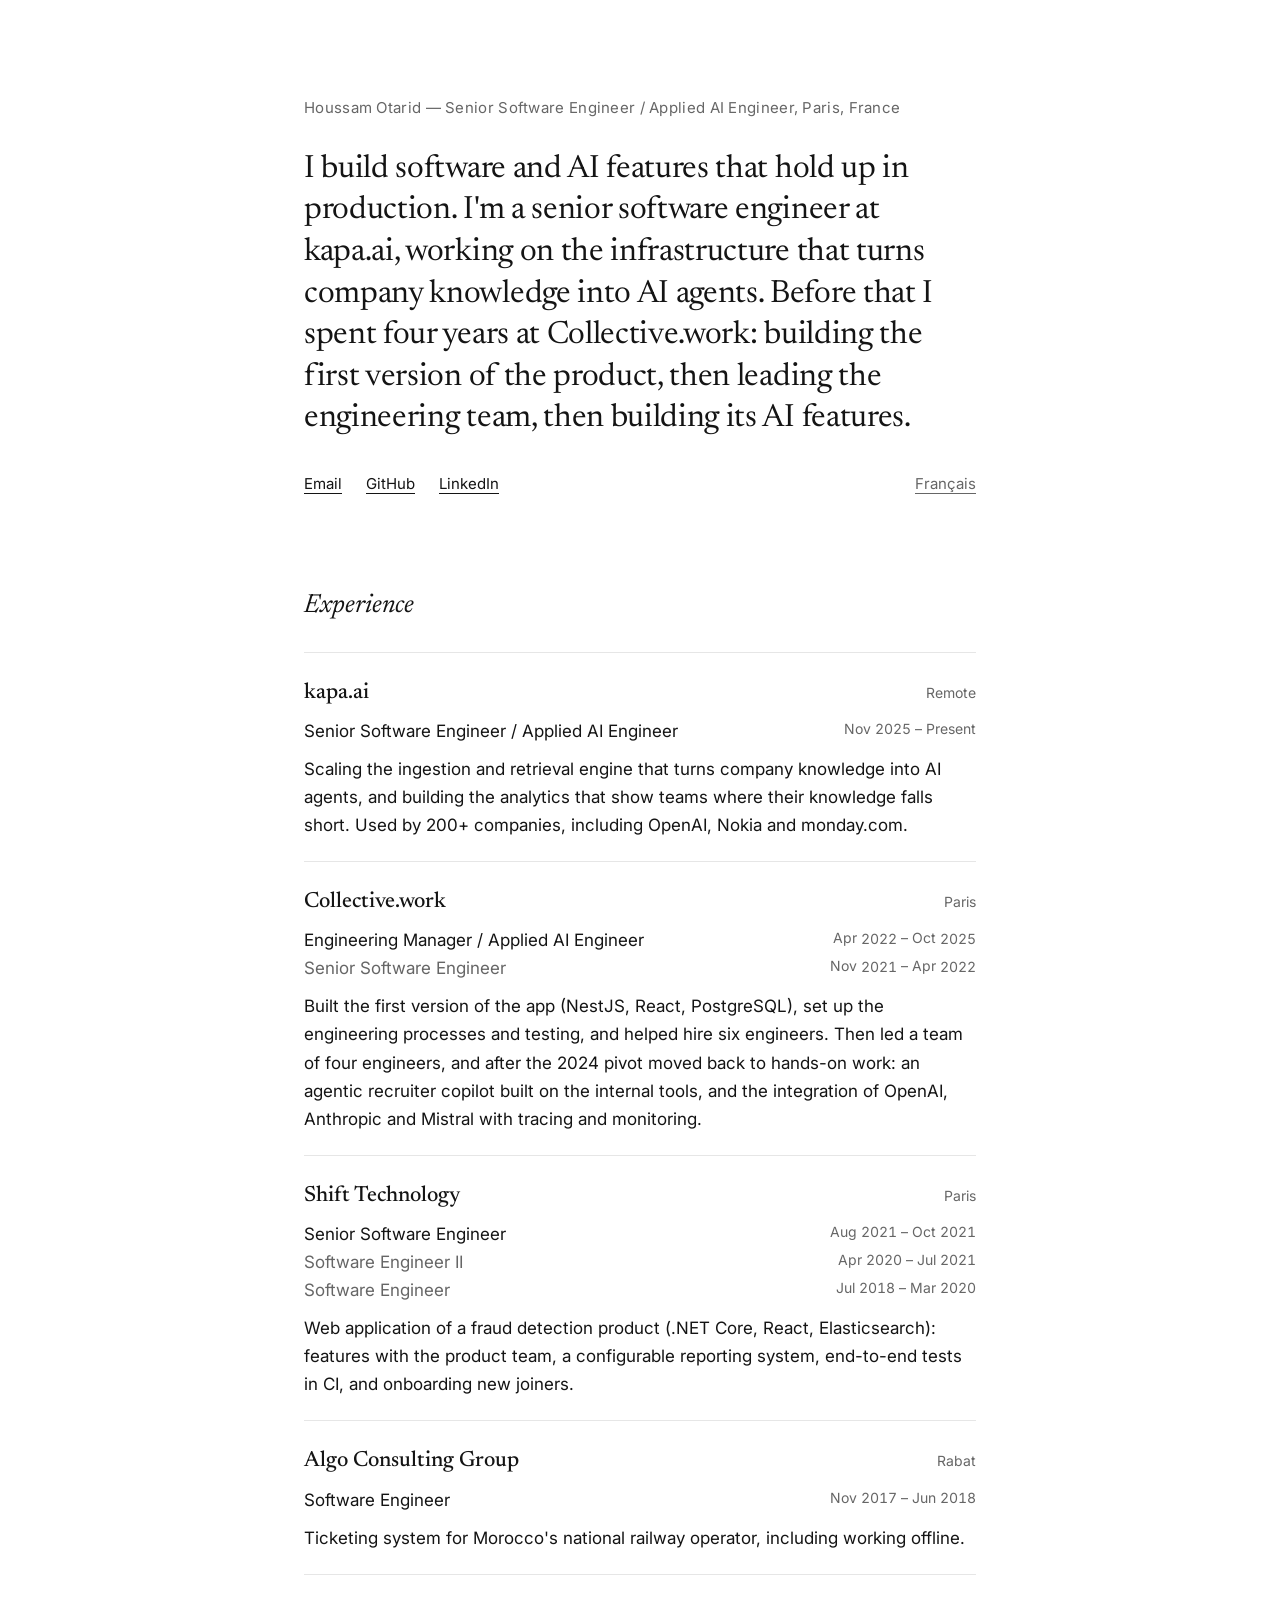
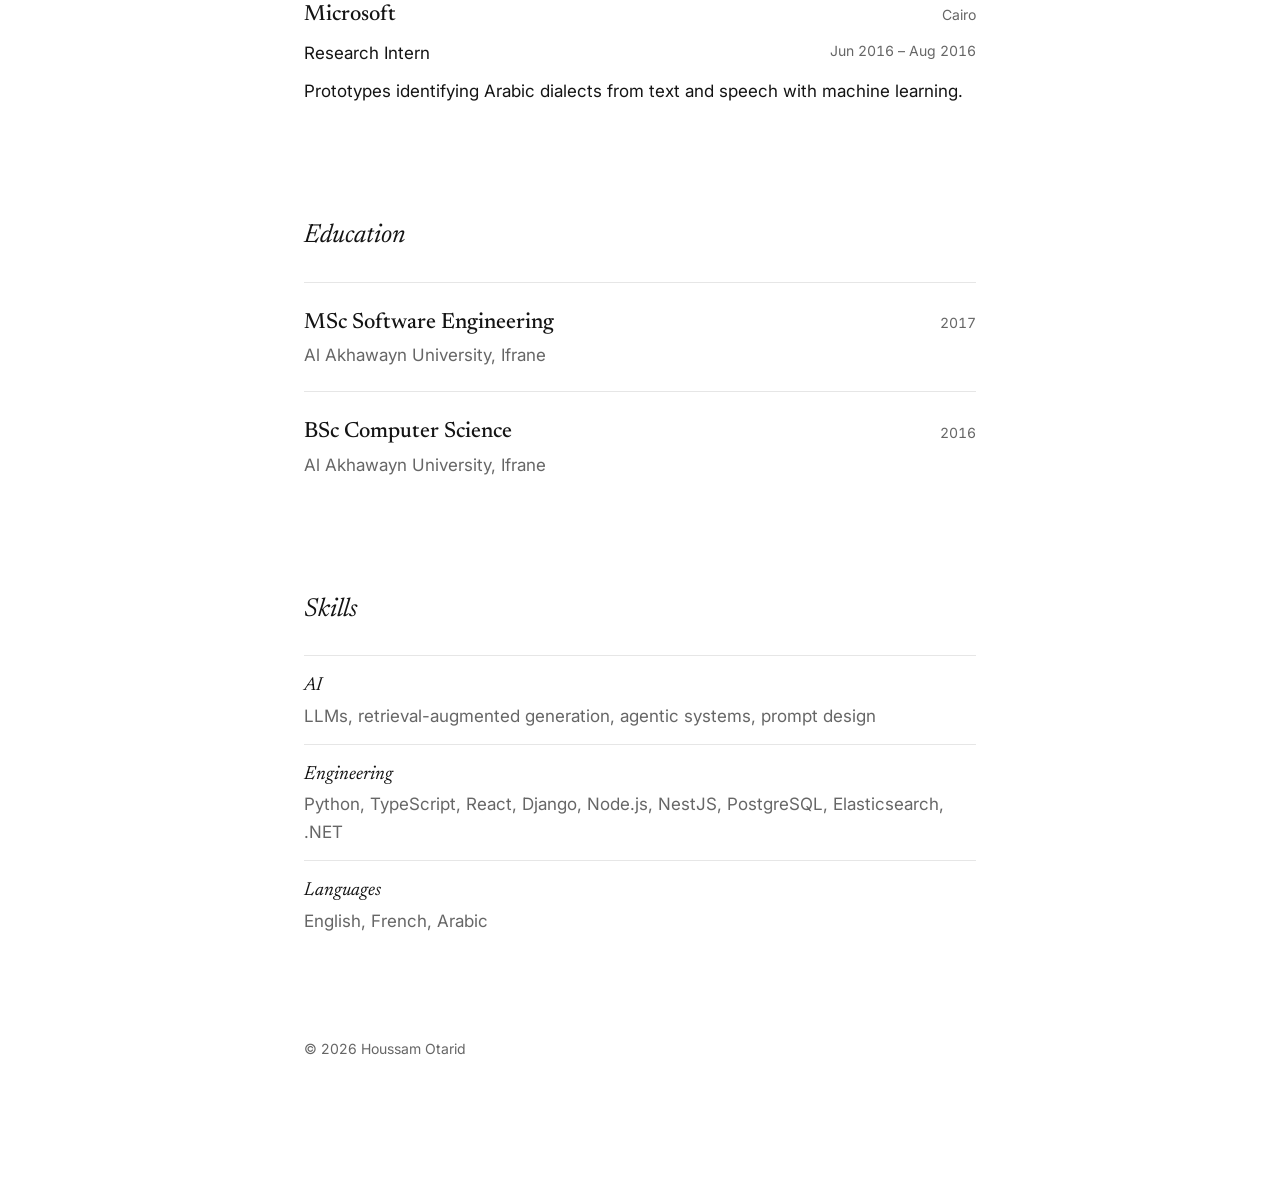
<file: index.html>
<!doctype html>
<html lang="en">
<head>
<meta charset="utf-8">
<meta name="viewport" content="width=device-width, initial-scale=1">
<title>Houssam Otarid · Senior Software Engineer / Applied AI Engineer</title>
<meta name="description" content="Houssam Otarid, senior software engineer and applied AI engineer in Paris. Infrastructure that turns company knowledge into AI agents at kapa.ai.">
<link rel="canonical" href="https://houss.am/">
<link rel="alternate" hreflang="en" href="https://houss.am/">
<link rel="alternate" hreflang="fr" href="https://houss.am/fr/">
<link rel="alternate" hreflang="x-default" href="https://houss.am/">
<meta property="og:type" content="website">
<meta property="og:url" content="https://houss.am/">
<meta property="og:title" content="Houssam Otarid">
<meta property="og:description" content="Houssam Otarid, senior software engineer and applied AI engineer in Paris. Infrastructure that turns company knowledge into AI agents at kapa.ai.">
<meta property="og:image" content="https://houss.am/android-chrome-512x512.png">
<meta property="og:locale" content="en_US">
<meta name="twitter:card" content="summary">
<link rel="icon" href="/favicon.ico" sizes="32x32">
<link rel="icon" href="/favicon.svg" type="image/svg+xml">
<link rel="apple-touch-icon" sizes="180x180" href="/apple-touch-icon.png">
<link rel="manifest" href="/site.webmanifest">
<meta name="theme-color" media="(prefers-color-scheme: light)" content="#ffffff">
<meta name="theme-color" media="(prefers-color-scheme: dark)" content="#0e0e0e">
<script type="application/ld+json">{"@context":"https://schema.org","@type":"Person","name":"Houssam Otarid","jobTitle":"Senior Software Engineer","worksFor":{"@type":"Organization","name":"kapa.ai","url":"https://www.kapa.ai"},"address":{"@type":"PostalAddress","addressLocality":"Paris","addressCountry":"FR"},"url":"https://houss.am/","email":"mailto:hi@houss.am","sameAs":["https://github.com/HoussamOtarid","https://linkedin.com/in/houssam-otarid"]}</script>
<link rel="preconnect" href="https://fonts.googleapis.com"><link rel="preconnect" href="https://fonts.gstatic.com" crossorigin>
<link href="https://fonts.googleapis.com/css2?family=Inter:wght@400;500&family=Newsreader:ital,opsz,wght@0,6..72,400;0,6..72,500;1,6..72,400&display=swap" rel="stylesheet">
<style>
:root{--bg:#ffffff;--fg:#141414;--muted:#666666;--rule:#e6e6e6;color-scheme:light}
@media (prefers-color-scheme:dark){:root{--bg:#0e0e0e;--fg:#ececec;--muted:#9a9a9a;--rule:#262626;color-scheme:dark}}

*{box-sizing:border-box}html{-webkit-text-size-adjust:100%}
body{margin:0;background:var(--bg);color:var(--fg);font:17px/1.65 Inter,system-ui,sans-serif}
h1,h2,h3,p,ul,dl,dd{margin:0}ul{padding:0;list-style:none}
a{color:inherit;text-decoration:underline;text-underline-offset:4px;text-decoration-thickness:1px}
a:hover{text-decoration-thickness:2px}
a:focus-visible{outline:2px solid var(--fg);outline-offset:3px;border-radius:2px}
main{max-width:720px;margin:0 auto;padding:96px 24px 120px}
.name{font-size:15px;letter-spacing:.02em;color:var(--muted)}
.bar{display:flex;justify-content:space-between;align-items:baseline;gap:24px;margin-top:32px;font-size:15px}
.lang{color:var(--muted)}
.intro{font-family:Newsreader,Georgia,serif;font-size:32px;line-height:1.3;font-weight:400;margin-top:28px;letter-spacing:-.01em}
.links{display:flex;gap:24px}
section{margin-top:88px}
h2{font-family:Newsreader,Georgia,serif;font-size:26px;font-weight:400;font-style:italic;margin-bottom:24px}
.item{padding:22px 0;border-top:1px solid var(--rule)}
.head{display:flex;justify-content:space-between;align-items:baseline;gap:16px;flex-wrap:wrap}
h3{font-family:Newsreader,Georgia,serif;font-size:22px;font-weight:500}
.when{font-size:14px;color:var(--muted);font-variant-numeric:tabular-nums;white-space:nowrap}
.roles{margin-top:6px}
.roles li{display:flex;justify-content:space-between;gap:16px;flex-wrap:wrap}
.roles .title{color:var(--fg)}
.roles li+li .title{color:var(--muted)}
.desc{margin-top:10px}
.sub{color:var(--muted)}
.skill{padding:14px 0;border-top:1px solid var(--rule)}
dt{font-family:Newsreader,Georgia,serif;font-style:italic;font-size:19px}dd{color:var(--muted)}
footer{margin-top:88px;font-size:14px;color:var(--muted)}
@media (max-width:560px){.intro{font-size:26px}main{padding-top:64px}.roles li{flex-direction:column;gap:0}}
</style>
<script>(()=>{const r=document.documentElement;if(matchMedia('(prefers-reduced-motion: reduce)').matches)return;r.classList.add('m');setTimeout(()=>{if(!r.classList.contains('go'))r.classList.remove('m')},3000)})()</script>
<link rel="stylesheet" href="/motion.css">
<script src="/motion.js" defer></script>
</head>
<body>
<main>
<header><p class="name">Houssam Otarid — Senior Software Engineer / Applied AI Engineer, Paris, France</p>
<h1 class="intro">I build software and AI features that hold up in production. I&#x27;m a senior software engineer at kapa.ai, working on the infrastructure that turns company knowledge into AI agents. Before that I spent four years at Collective.work: building the first version of the product, then leading the engineering team, then building its AI features.</h1></header>
<nav class="bar"><ul class="links"><li><a href="mailto:hi@houss.am">Email</a></li>
<li><a href="https://github.com/HoussamOtarid">GitHub</a></li>
<li><a href="https://linkedin.com/in/houssam-otarid">LinkedIn</a></li></ul><p class="lang"><a href="/fr/" hreflang="fr" lang="fr">Français</a></p></nav>
<section><h2>Experience</h2><ul><li class="item"><div class="head"><h3>kapa.ai</h3><span class="when">Remote</span></div><ul class="roles"><li><span class="title">Senior Software Engineer / Applied AI Engineer</span><span class="when">Nov 2025 – Present</span></li></ul><p class="desc">Scaling the ingestion and retrieval engine that turns company knowledge into AI agents, and building the analytics that show teams where their knowledge falls short. Used by 200+ companies, including OpenAI, Nokia and monday.com.</p></li>
<li class="item"><div class="head"><h3>Collective.work</h3><span class="when">Paris</span></div><ul class="roles"><li><span class="title">Engineering Manager / Applied AI Engineer</span><span class="when">Apr 2022 – Oct 2025</span></li><li><span class="title">Senior Software Engineer</span><span class="when">Nov 2021 – Apr 2022</span></li></ul><p class="desc">Built the first version of the app (NestJS, React, PostgreSQL), set up the engineering processes and testing, and helped hire six engineers. Then led a team of four engineers, and after the 2024 pivot moved back to hands-on work: an agentic recruiter copilot built on the internal tools, and the integration of OpenAI, Anthropic and Mistral with tracing and monitoring.</p></li>
<li class="item"><div class="head"><h3>Shift Technology</h3><span class="when">Paris</span></div><ul class="roles"><li><span class="title">Senior Software Engineer</span><span class="when">Aug 2021 – Oct 2021</span></li><li><span class="title">Software Engineer II</span><span class="when">Apr 2020 – Jul 2021</span></li><li><span class="title">Software Engineer</span><span class="when">Jul 2018 – Mar 2020</span></li></ul><p class="desc">Web application of a fraud detection product (.NET Core, React, Elasticsearch): features with the product team, a configurable reporting system, end-to-end tests in CI, and onboarding new joiners.</p></li>
<li class="item"><div class="head"><h3>Algo Consulting Group</h3><span class="when">Rabat</span></div><ul class="roles"><li><span class="title">Software Engineer</span><span class="when">Nov 2017 – Jun 2018</span></li></ul><p class="desc">Ticketing system for Morocco&#x27;s national railway operator, including working offline.</p></li>
<li class="item"><div class="head"><h3>Microsoft</h3><span class="when">Cairo</span></div><ul class="roles"><li><span class="title">Research Intern</span><span class="when">Jun 2016 – Aug 2016</span></li></ul><p class="desc">Prototypes identifying Arabic dialects from text and speech with machine learning.</p></li></ul></section>
<section><h2>Education</h2><ul><li class="item"><div class="head"><h3>MSc Software Engineering</h3><span class="when">2017</span></div><p class="sub">Al Akhawayn University, Ifrane</p></li>
<li class="item"><div class="head"><h3>BSc Computer Science</h3><span class="when">2016</span></div><p class="sub">Al Akhawayn University, Ifrane</p></li></ul></section>
<section><h2>Skills</h2><dl><div class="skill"><dt>AI</dt><dd>LLMs, retrieval-augmented generation, agentic systems, prompt design</dd></div>
<div class="skill"><dt>Engineering</dt><dd>Python, TypeScript, React, Django, Node.js, NestJS, PostgreSQL, Elasticsearch, .NET</dd></div>
<div class="skill"><dt>Languages</dt><dd>English, French, Arabic</dd></div></dl></section>
<footer>© 2026 Houssam Otarid</footer>
</main>
</body>
</html>
</file>
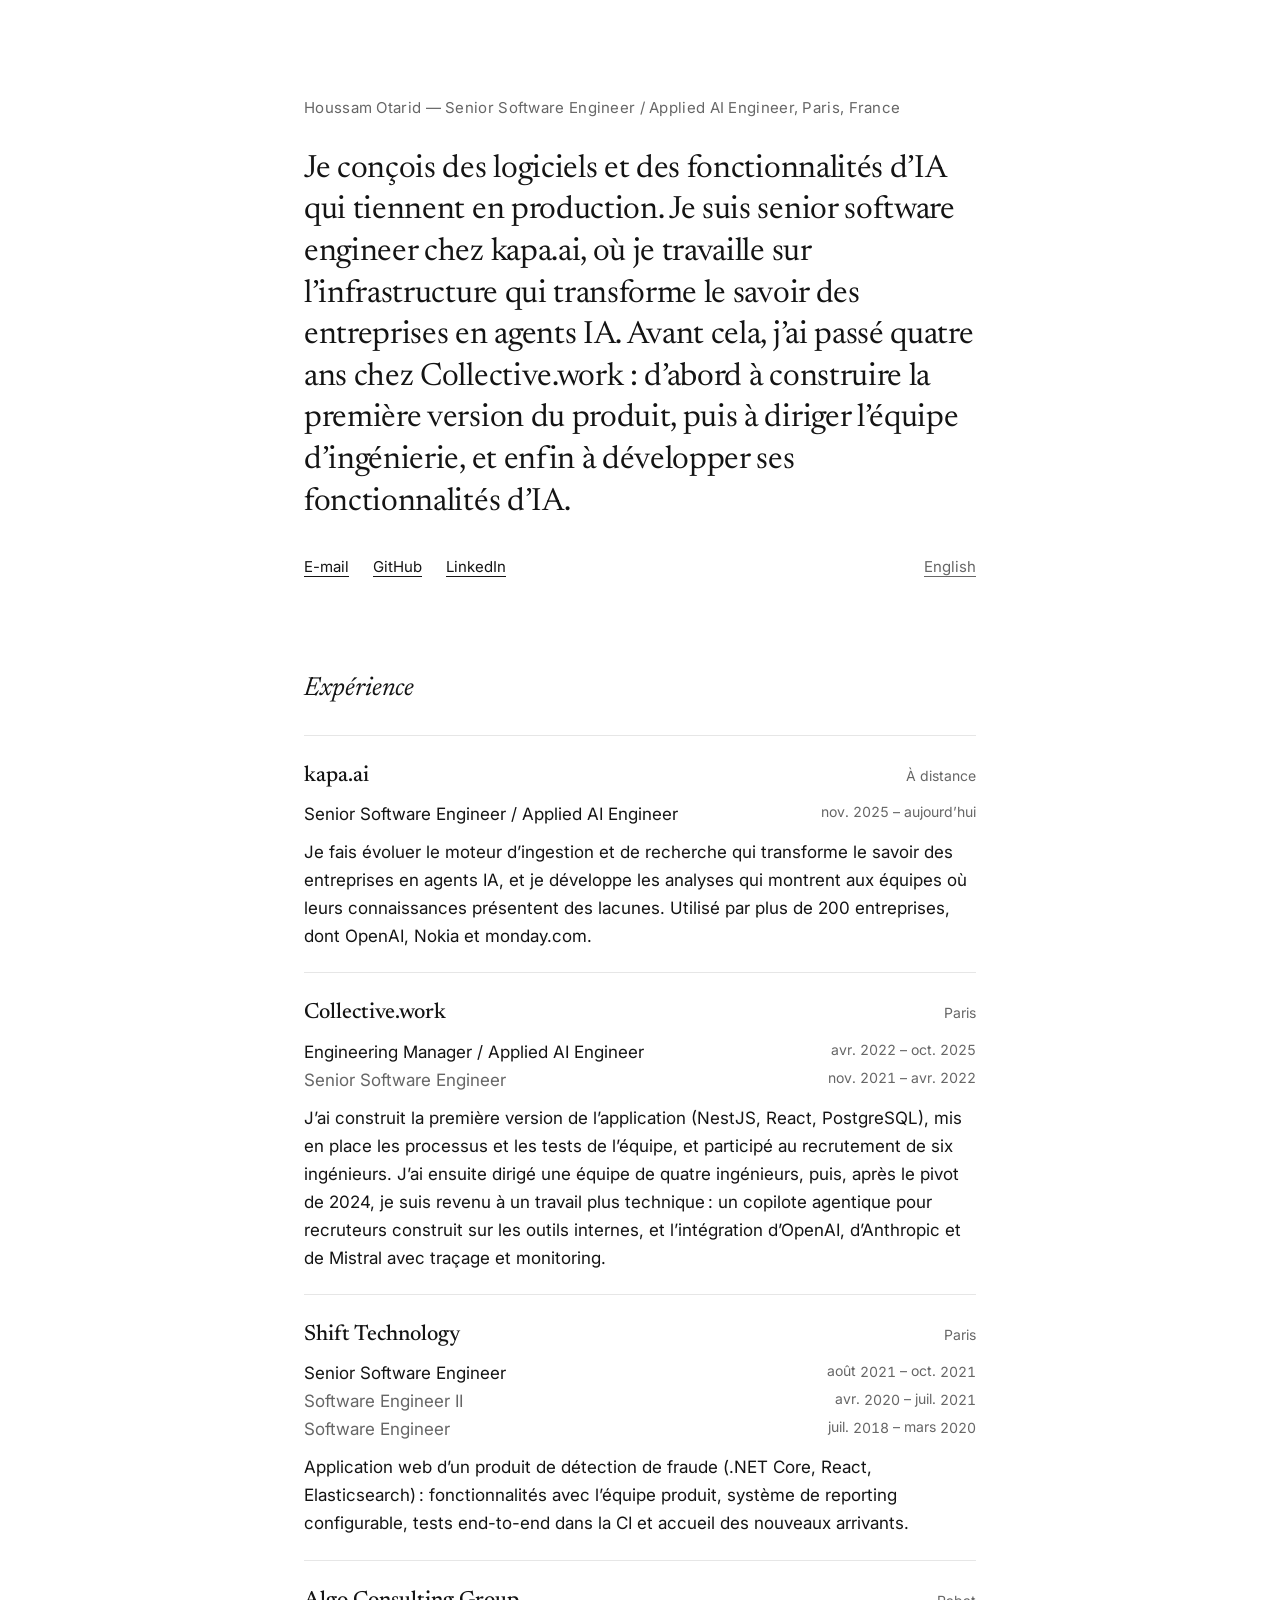
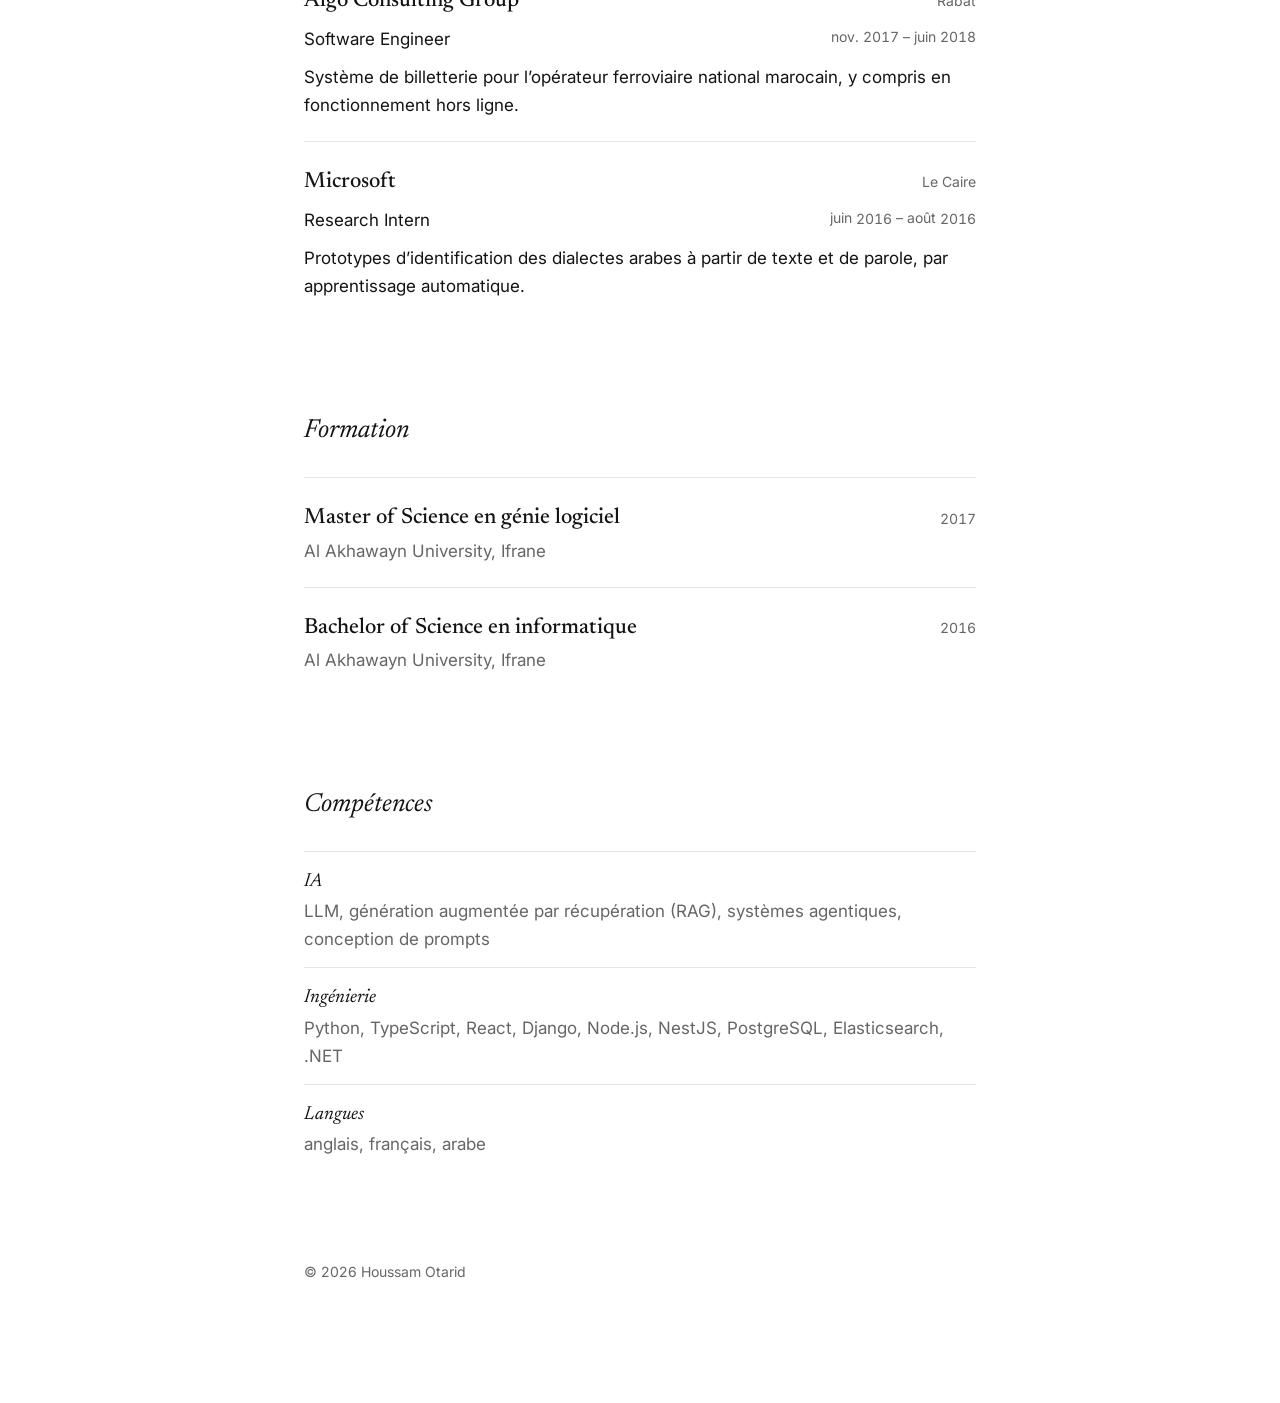
<file: fr/index.html>
<!doctype html>
<html lang="fr">
<head>
<meta charset="utf-8">
<meta name="viewport" content="width=device-width, initial-scale=1">
<title>Houssam Otarid · Senior Software Engineer / Applied AI Engineer</title>
<meta name="description" content="Houssam Otarid, senior software engineer et applied AI engineer à Paris. Infrastructure qui transforme le savoir des entreprises en agents IA chez kapa.ai.">
<link rel="canonical" href="https://houss.am/fr/">
<link rel="alternate" hreflang="en" href="https://houss.am/">
<link rel="alternate" hreflang="fr" href="https://houss.am/fr/">
<link rel="alternate" hreflang="x-default" href="https://houss.am/">
<meta property="og:type" content="website">
<meta property="og:url" content="https://houss.am/fr/">
<meta property="og:title" content="Houssam Otarid">
<meta property="og:description" content="Houssam Otarid, senior software engineer et applied AI engineer à Paris. Infrastructure qui transforme le savoir des entreprises en agents IA chez kapa.ai.">
<meta property="og:image" content="https://houss.am/android-chrome-512x512.png">
<meta property="og:locale" content="fr_FR">
<meta name="twitter:card" content="summary">
<link rel="icon" href="/favicon.ico" sizes="32x32">
<link rel="icon" href="/favicon.svg" type="image/svg+xml">
<link rel="apple-touch-icon" sizes="180x180" href="/apple-touch-icon.png">
<link rel="manifest" href="/site.webmanifest">
<meta name="theme-color" media="(prefers-color-scheme: light)" content="#ffffff">
<meta name="theme-color" media="(prefers-color-scheme: dark)" content="#0e0e0e">
<script type="application/ld+json">{"@context":"https://schema.org","@type":"Person","name":"Houssam Otarid","jobTitle":"Senior Software Engineer","worksFor":{"@type":"Organization","name":"kapa.ai","url":"https://www.kapa.ai"},"address":{"@type":"PostalAddress","addressLocality":"Paris","addressCountry":"FR"},"url":"https://houss.am/","email":"mailto:hi@houss.am","sameAs":["https://github.com/HoussamOtarid","https://linkedin.com/in/houssam-otarid"]}</script>
<link rel="preconnect" href="https://fonts.googleapis.com"><link rel="preconnect" href="https://fonts.gstatic.com" crossorigin>
<link href="https://fonts.googleapis.com/css2?family=Inter:wght@400;500&family=Newsreader:ital,opsz,wght@0,6..72,400;0,6..72,500;1,6..72,400&display=swap" rel="stylesheet">
<style>
:root{--bg:#ffffff;--fg:#141414;--muted:#666666;--rule:#e6e6e6;color-scheme:light}
@media (prefers-color-scheme:dark){:root{--bg:#0e0e0e;--fg:#ececec;--muted:#9a9a9a;--rule:#262626;color-scheme:dark}}

*{box-sizing:border-box}html{-webkit-text-size-adjust:100%}
body{margin:0;background:var(--bg);color:var(--fg);font:17px/1.65 Inter,system-ui,sans-serif}
h1,h2,h3,p,ul,dl,dd{margin:0}ul{padding:0;list-style:none}
a{color:inherit;text-decoration:underline;text-underline-offset:4px;text-decoration-thickness:1px}
a:hover{text-decoration-thickness:2px}
a:focus-visible{outline:2px solid var(--fg);outline-offset:3px;border-radius:2px}
main{max-width:720px;margin:0 auto;padding:96px 24px 120px}
.name{font-size:15px;letter-spacing:.02em;color:var(--muted)}
.bar{display:flex;justify-content:space-between;align-items:baseline;gap:24px;margin-top:32px;font-size:15px}
.lang{color:var(--muted)}
.intro{font-family:Newsreader,Georgia,serif;font-size:32px;line-height:1.3;font-weight:400;margin-top:28px;letter-spacing:-.01em}
.links{display:flex;gap:24px}
section{margin-top:88px}
h2{font-family:Newsreader,Georgia,serif;font-size:26px;font-weight:400;font-style:italic;margin-bottom:24px}
.item{padding:22px 0;border-top:1px solid var(--rule)}
.head{display:flex;justify-content:space-between;align-items:baseline;gap:16px;flex-wrap:wrap}
h3{font-family:Newsreader,Georgia,serif;font-size:22px;font-weight:500}
.when{font-size:14px;color:var(--muted);font-variant-numeric:tabular-nums;white-space:nowrap}
.roles{margin-top:6px}
.roles li{display:flex;justify-content:space-between;gap:16px;flex-wrap:wrap}
.roles .title{color:var(--fg)}
.roles li+li .title{color:var(--muted)}
.desc{margin-top:10px}
.sub{color:var(--muted)}
.skill{padding:14px 0;border-top:1px solid var(--rule)}
dt{font-family:Newsreader,Georgia,serif;font-style:italic;font-size:19px}dd{color:var(--muted)}
footer{margin-top:88px;font-size:14px;color:var(--muted)}
@media (max-width:560px){.intro{font-size:26px}main{padding-top:64px}.roles li{flex-direction:column;gap:0}}
</style>
<script>(()=>{const r=document.documentElement;if(matchMedia('(prefers-reduced-motion: reduce)').matches)return;r.classList.add('m');setTimeout(()=>{if(!r.classList.contains('go'))r.classList.remove('m')},3000)})()</script>
<link rel="stylesheet" href="/motion.css">
<script src="/motion.js" defer></script>
</head>
<body>
<main>
<header><p class="name">Houssam Otarid — Senior Software Engineer / Applied AI Engineer, Paris, France</p>
<h1 class="intro">Je conçois des logiciels et des fonctionnalités d’IA qui tiennent en production. Je suis senior software engineer chez kapa.ai, où je travaille sur l’infrastructure qui transforme le savoir des entreprises en agents IA. Avant cela, j’ai passé quatre ans chez Collective.work : d’abord à construire la première version du produit, puis à diriger l’équipe d’ingénierie, et enfin à développer ses fonctionnalités d’IA.</h1></header>
<nav class="bar"><ul class="links"><li><a href="mailto:hi@houss.am">E-mail</a></li>
<li><a href="https://github.com/HoussamOtarid">GitHub</a></li>
<li><a href="https://linkedin.com/in/houssam-otarid">LinkedIn</a></li></ul><p class="lang"><a href="/" hreflang="en" lang="en">English</a></p></nav>
<section><h2>Expérience</h2><ul><li class="item"><div class="head"><h3>kapa.ai</h3><span class="when">À distance</span></div><ul class="roles"><li><span class="title">Senior Software Engineer / Applied AI Engineer</span><span class="when">nov. 2025 – aujourd’hui</span></li></ul><p class="desc">Je fais évoluer le moteur d’ingestion et de recherche qui transforme le savoir des entreprises en agents IA, et je développe les analyses qui montrent aux équipes où leurs connaissances présentent des lacunes. Utilisé par plus de 200 entreprises, dont OpenAI, Nokia et monday.com.</p></li>
<li class="item"><div class="head"><h3>Collective.work</h3><span class="when">Paris</span></div><ul class="roles"><li><span class="title">Engineering Manager / Applied AI Engineer</span><span class="when">avr. 2022 – oct. 2025</span></li><li><span class="title">Senior Software Engineer</span><span class="when">nov. 2021 – avr. 2022</span></li></ul><p class="desc">J’ai construit la première version de l’application (NestJS, React, PostgreSQL), mis en place les processus et les tests de l’équipe, et participé au recrutement de six ingénieurs. J’ai ensuite dirigé une équipe de quatre ingénieurs, puis, après le pivot de 2024, je suis revenu à un travail plus technique : un copilote agentique pour recruteurs construit sur les outils internes, et l’intégration d’OpenAI, d’Anthropic et de Mistral avec traçage et monitoring.</p></li>
<li class="item"><div class="head"><h3>Shift Technology</h3><span class="when">Paris</span></div><ul class="roles"><li><span class="title">Senior Software Engineer</span><span class="when">août 2021 – oct. 2021</span></li><li><span class="title">Software Engineer II</span><span class="when">avr. 2020 – juil. 2021</span></li><li><span class="title">Software Engineer</span><span class="when">juil. 2018 – mars 2020</span></li></ul><p class="desc">Application web d’un produit de détection de fraude (.NET Core, React, Elasticsearch) : fonctionnalités avec l’équipe produit, système de reporting configurable, tests end-to-end dans la CI et accueil des nouveaux arrivants.</p></li>
<li class="item"><div class="head"><h3>Algo Consulting Group</h3><span class="when">Rabat</span></div><ul class="roles"><li><span class="title">Software Engineer</span><span class="when">nov. 2017 – juin 2018</span></li></ul><p class="desc">Système de billetterie pour l’opérateur ferroviaire national marocain, y compris en fonctionnement hors ligne.</p></li>
<li class="item"><div class="head"><h3>Microsoft</h3><span class="when">Le Caire</span></div><ul class="roles"><li><span class="title">Research Intern</span><span class="when">juin 2016 – août 2016</span></li></ul><p class="desc">Prototypes d’identification des dialectes arabes à partir de texte et de parole, par apprentissage automatique.</p></li></ul></section>
<section><h2>Formation</h2><ul><li class="item"><div class="head"><h3>Master of Science en génie logiciel</h3><span class="when">2017</span></div><p class="sub">Al Akhawayn University, Ifrane</p></li>
<li class="item"><div class="head"><h3>Bachelor of Science en informatique</h3><span class="when">2016</span></div><p class="sub">Al Akhawayn University, Ifrane</p></li></ul></section>
<section><h2>Compétences</h2><dl><div class="skill"><dt>IA</dt><dd>LLM, génération augmentée par récupération (RAG), systèmes agentiques, conception de prompts</dd></div>
<div class="skill"><dt>Ingénierie</dt><dd>Python, TypeScript, React, Django, Node.js, NestJS, PostgreSQL, Elasticsearch, .NET</dd></div>
<div class="skill"><dt>Langues</dt><dd>anglais, français, arabe</dd></div></dl></section>
<footer>© 2026 Houssam Otarid</footer>
</main>
</body>
</html>
</file>
<file: motion.css>
/* Motion: everything settles on one critically damped spring (no bounce). Only active under html.m, which the head
   script sets when JS runs and the visitor hasn't asked for reduced motion; without it the page is the static one. */
:root{--spring:linear(0, 0.0550 4.2%, 0.1734 8.3%, 0.3101 12.5%, 0.4422 16.7%, 0.5591 20.8%, 0.6575 25%, 0.7374 29.2%, 0.8009 33.3%, 0.8503 37.5%, 0.8883 41.7%, 0.9172 45.8%, 0.9389 50%, 0.9551 54.2%, 0.9672 58.3%, 0.9761 62.5%, 0.9826 66.7%, 0.9874 70.8%, 0.9909 75%, 0.9935 79.2%, 0.9953 83.3%, 0.9966 87.5%, 0.9976 91.7%, 0.9983 95.8%, 1)}
@keyframes m-rise{from{opacity:0;transform:translateY(8px)}}
@keyframes m-line{from{transform:translateY(105%)}}
@keyframes m-draw{from{transform:scaleX(0)}}

/* 1. Entrance, started by the script (html.go) once the serif has loaded: name, intro line by line, then the links. */
.m:not(.go) .name,.m:not(.go) .intro,.m:not(.go) .bar li,.m:not(.go) .bar .lang{opacity:0}
.m.go .name{animation:m-rise .8s var(--spring) both}
.m .intro .ln{display:block;overflow:hidden;padding-bottom:.12em;margin-bottom:-.12em}
.m.go .intro .ln>span{display:inline-block;animation:m-line .95s var(--spring) both;animation-delay:calc(.12s + var(--i)*.09s)}
.m.go .bar li,.m.go .bar .lang{animation:m-rise .8s var(--spring) both;animation-delay:calc(var(--d) + var(--i)*.06s)}

/* 2. Sections: each rule draws from the left as it comes into view, its content rises just behind it. */
.m .item,.m .skill{border-top-color:transparent;position:relative}
.m .item::before,.m .skill::before{content:"";position:absolute;left:0;right:0;top:-1px;height:1px;background:var(--rule);transform-origin:left;transform:scaleX(0)}
.m .item>*,.m .skill>*,.m h2,.m footer{opacity:0}
.m .in::before{animation:m-draw 1.1s var(--spring) var(--delay,0s) both;transform:none}
.m .in>*,.m h2.in,.m footer.in{opacity:1;animation:m-rise .9s var(--spring) calc(var(--delay,0s) + .08s) both}

/* 3. Dates: digits roll into place like an odometer. */
.dg{display:inline-block;height:1.65em;overflow:hidden;vertical-align:top}
.dg>span{display:block;transition:transform .7s var(--spring);transition-delay:var(--dd,0s)}
.dg>span>i{display:block;height:1.65em;font-style:normal}
.dg.go>span{transform:translateY(calc(-1.65em * var(--n)))}

/* 4. Switching English/French morphs instead of reloading (browsers with cross-document view transitions). */
@view-transition{navigation:auto}
::view-transition-old(root),::view-transition-new(root){animation-duration:.9s;animation-timing-function:cubic-bezier(.45,0,.25,1)}

@media (prefers-reduced-motion:reduce){@view-transition{navigation:none}}
</file>
